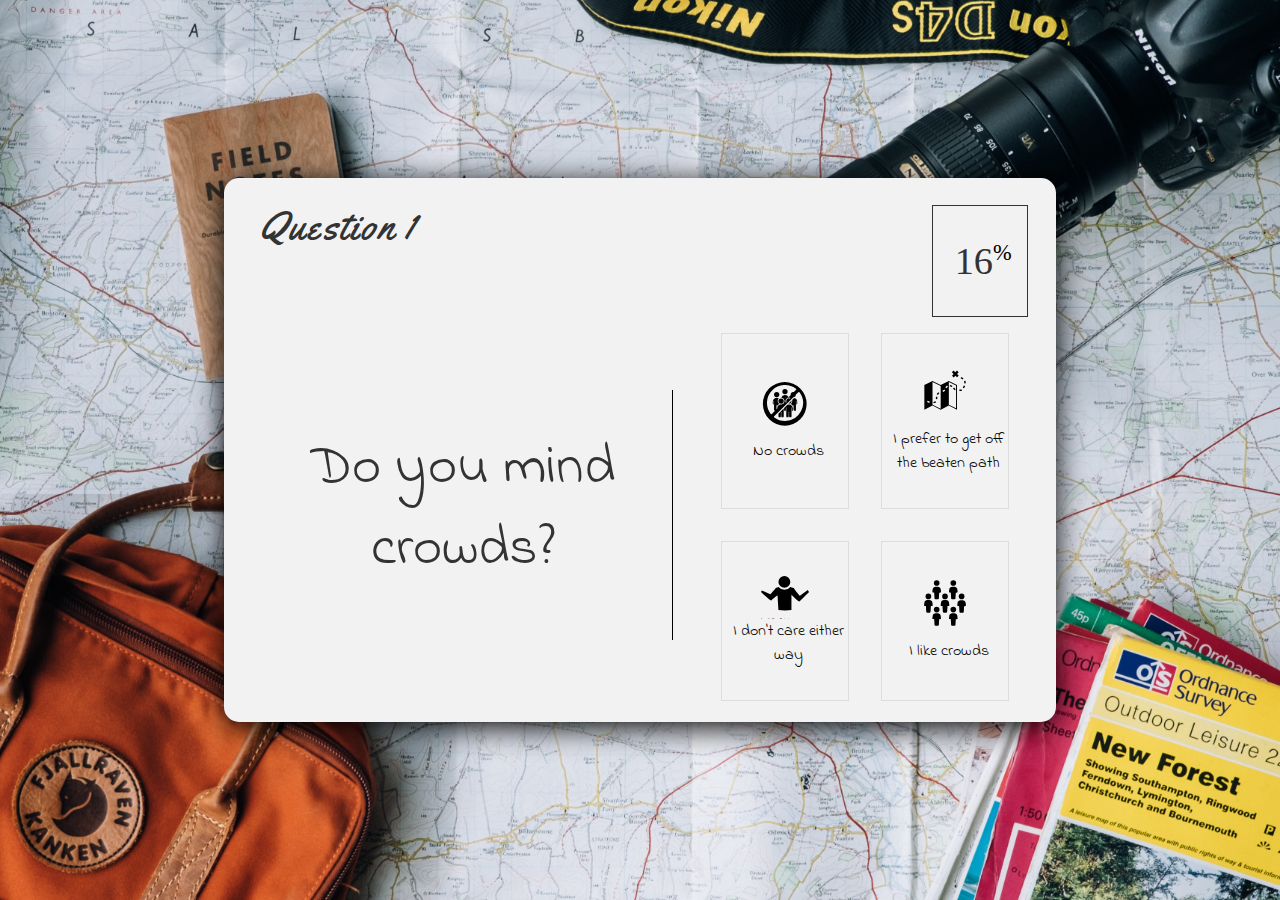
<file: game.html>
<!DOCTYPE html>
<html lang="en">
<head>
    <meta charset="UTF-8">
    <meta name="viewport" content="width=device-width, initial-scale=1.0">
    <title>National Parks Quiz</title>
    <link href="app.css" rel="stylesheet">
    <link href="https://fonts.googleapis.com/css2?family=Indie+Flower&family=Lato:wght@100;400;900&family=Montserrat:wght@100;200;400;800&family=Yellowtail&display=swap" rel="stylesheet">
</head>
<body>
    <div class="container">
        <div class="card-wrapper gameBackground">
          <div class="title" id="questionNumber">Question #</div>
          <div class="stamp-progressBox">
            <div class="stamp-progress" id="stamp">75</div><span>%</span>
          </div>
          <div class="gameText-box">
            <div class="questions-wrapper gameText">
              <div class="questionsContainer">
                <div id="question">McMurphy How are ya now</div>
              </div>
            </div>
            <div class="vl1"></div>
            <div class="answers-wrapper">
              <div class="multiple-choice-container">
                <div class="choice_container">
                    <p class="clickableArea" data-number = '1'></p>
                    <p class="choice_icon" data-number = '1'>A</p>
                    <p class="choice_text" data-number = '1'> Choice 1</p>
                </div>
                <div class="choice_container">
                    <p class="clickableArea" data-number = '2'></p>
                    <p class="choice_icon" data-number = '2'>B</p>
                    <p class="choice_text" data-number = '2'> Choice 2</p>
                </div>
                <div class="choice_container">
                    <p class="clickableArea" data-number = '3'></p>
                    <p class="choice_icon" data-number = '3'>C</p>
                    <p class="choice_text" data-number = '3'> Choice 3</p>
                </div>
                <div class="choice_container">
                    <p class="clickableArea" data-number = '4'></p>
                    <p class="choice_icon" data-number = '4'>D</p>
                    <p class="choice_text" data-number = '4'> Choice 4</p>
                </div>
              </div>  
            </div>     
          </div>
        </div>
    </div>
<script src="game.js"></script>          
</body>
</html>
</file>
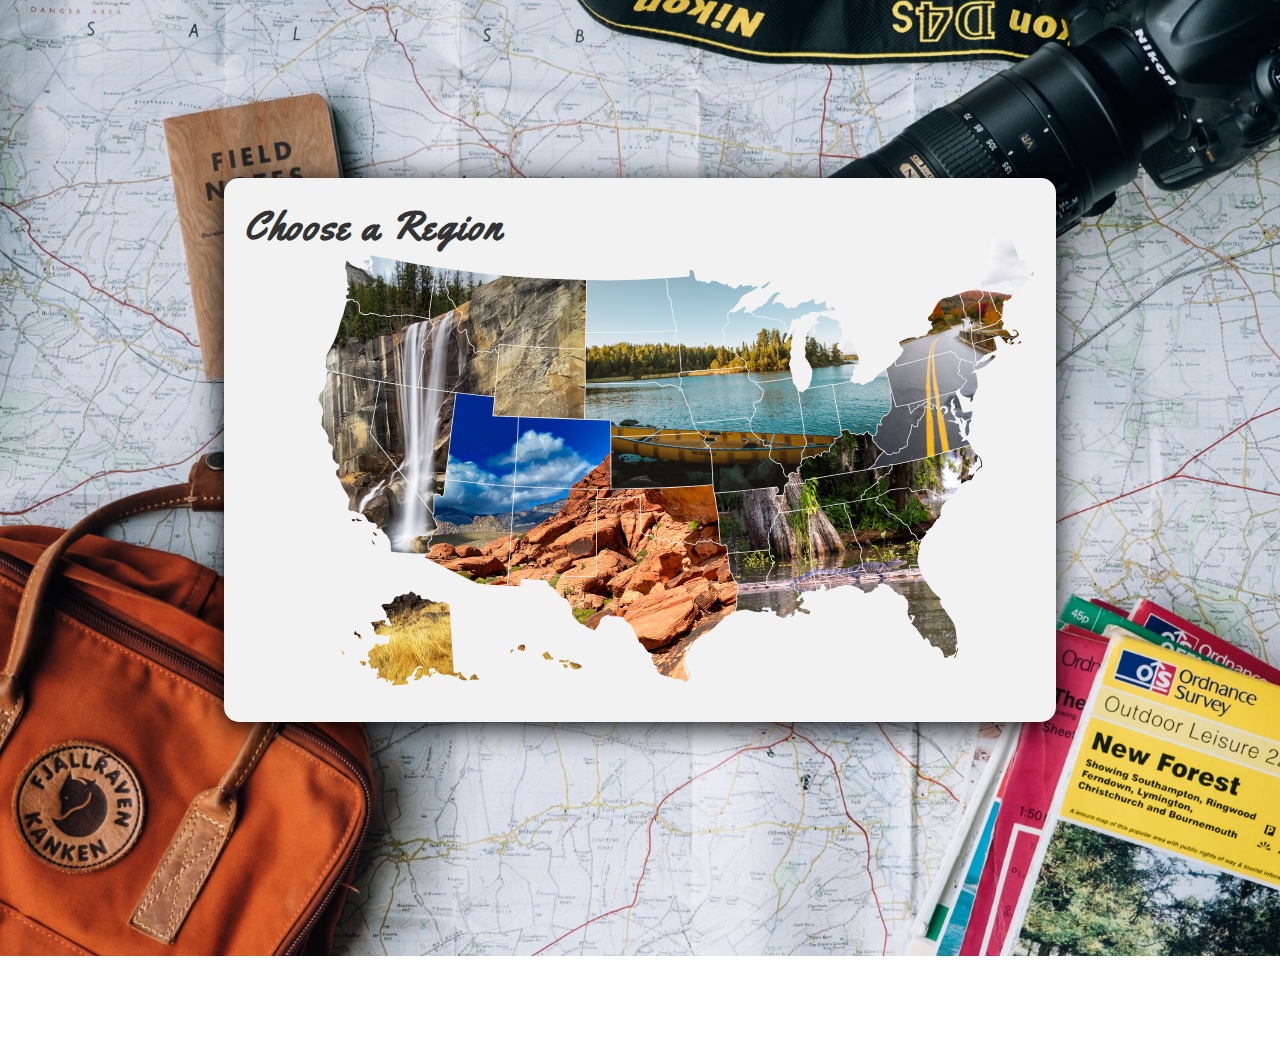
<file: location.html>
<!DOCTYPE html>
<html lang="en">
<head>
    <meta charset="UTF-8">
    <meta name="viewport" content="width=device-width, initial-scale=1.0">
    <title>National Parks Quiz</title>
    <link rel="stylesheet" href="app.css">
    <link href="https://fonts.googleapis.com/css2?family=Indie+Flower&family=Lato:wght@100;400;900&family=Montserrat:wght@100;200;400;800&family=Yellowtail&display=swap" rel="stylesheet">
</head>  
<body>
  <div class="container">  
    <div class="card-wrapper locationBackground">
      <h1 class="title" id="region_choice">Choose a Region</h1>
      <div class="svg-container">
        <svg xmlns="http://www.w3.org/2000/svg" xmlns:xlink="http://www.w3.org/1999/xlink" viewBox="-40 0 1000 1000" 
        preserveAspectRatio="xMinYMin meet" class="svg-content" id="map" style="display:block;"> 
          <g>
            <a href="game.html" class="clickArea SE" title="American South East">
              <clipPath id ="SE">
                <path id="SOUTHEAST" class="answer" d="m 670.8,359.6 -13.1,1.2 -23.3,2.2 -37.6,2.7 -11.8,0.4 0.9,-0.6 0.9,-4.5 -1.2,-3.6 3.9,-2.3 0.4,-2.5 1.2,-4.3 3,-9.5 0.5,-5.6 0.3,-0.2 12.3,-0.2 13.6,-0.8 0.1,-3.9 3.5,-0.1 30.4,-3.3 54,-5.2 10.3,-1.5 7.6,-0.2 2.4,-1.9 1.3,0.3 -0.1,3.3 -0.4,1.6 -2.4,2.2 -1.6,3.6 -2,-0.4 -2.4,0.9 -2.2,3.3 -1.4,-0.2 -0.8,-1.2 -1.1,0.4 -4.3,4 -0.8,3.1 -4.2,2.2 -4.3,3.6 -3.8,1.5 -4.4,2.8 -0.6,3.6 -2.5,0.5 -2,1.7 -0.2,4.8 z m 88.2,54 -2.1,-1 -1.9,-5.6 -2.5,-2.3 -2.5,-0.5 -1.5,-4.6 -3,-6.5 -4.2,-1.8 -1.9,-1.8 -1.2,-2.6 -2.4,-2 -2.3,-1.3 -2.2,-2.9 -3.2,-2.4 -4.4,-1.7 -0.4,-1.4 -2.3,-2.8 -0.5,-1.5 -3.8,-5.4 -3.4,0.1 -3.9,-2.5 -1.2,-1.2 -0.2,-1.4 0.6,-1.6 2.7,-1.3 -0.8,-2 6.4,-2.7 9.2,-4.5 7.1,-0.9 16.4,-0.5 2.3,1.9 1.8,3.5 4.6,-0.8 12.6,-1.5 2.7,0.8 12.5,7.4 10.1,8.3 -5.3,5.4 -2.6,6.1 -0.5,6.3 -1.6,0.8 -1.1,2.7 -2.4,0.6 -2.1,3.6 -2.7,2.7 -2.3,3.4 -1.6,0.8 -3.6,3.4 -2.9,0.2 1,3.2 -5,5.3 -2.3,1.6 z m 27.7,-55.9 -12.7,-7.7 -3.1,-0.8 -16.6,2.1 -1.6,-3 -2.8,-2.2 -16.7,0.5 -7.4,0.9 -9.2,4.5 -6.8,2.7 -6.5,1.2 -13.4,1.4 0.1,-4.1 1.7,-1.3 2.7,-0.7 0.7,-3.8 3.9,-2.5 3.9,-1.5 4.5,-3.7 4.4,-2.3 0.7,-3.2 4.1,-3.8 0.7,1 2.5,0.2 2.4,-3.6 1.7,-0.4 2.6,0.3 1.8,-4 2.5,-2.4 0.5,-1.8 0.1,-3.5 4.4,0.1 38.5,-5.6 57.5,-12.3 2,4.8 3.6,6.5 2.4,2.4 0.6,2.3 -2.4,0.2 0.8,0.6 -0.3,4.2 -2.6,1.3 -0.6,2.1 -1.3,2.9 -3.7,1.6 -2.4,-0.3 -1.5,-0.2 -1.6,-1.3 0.3,1.3 v 1 h 1.9 l 0.8,1.3 -1.9,6.3 h 4.2 l 0.6,1.6 2.3,-2.3 1.3,-0.5 -1.9,3.6 -3.1,4.8 H 828 l -1.1,-0.5 -2.7,0.6 -5.2,2.4 -6.5,5.3 -3.4,4.7 -1.9,6.5 -0.5,2.4 -4.7,0.5 -5.1,1.5 z m 49.3,-26.2 2.6,-2.5 3.2,-2.6 1.5,-0.6 0.2,-2 -0.6,-6.1 -1.5,-2.3 -0.6,-1.9 0.7,-0.2 2.7,5.5 0.4,4.4 -0.2,3.4 -3.4,1.5 -2.8,2.4 -1.1,1.2 z m -231.7,141 2.6,-4.2 1.8,0.8 6.8,-1.9 2.1,0.3 1.5,0.8 h 5.2 l 0.4,-1.6 -1.7,-14.8 -2.8,-19 1,-45.1 -0.2,-16.7 0.2,-6.3 -4.8,0.3 -19.6,1.6 -13,0.4 -0.2,3.2 -2.8,1.3 -2.6,5.1 0.5,1.6 0.1,2.4 -2.9,1.1 -3.5,5.1 0.8,2.3 -3,2.5 -1,5.7 -0.6,1.9 1.6,2.5 -1.5,1.4 1.5,2.8 0.3,4.2 -1.2,2.5 -0.2,0.9 0.4,5 2,4.5 -0.1,1.7 2.3,2 -0.7,3.1 -0.9,0.3 0.6,1.9 -8.6,15 -0.8,8.2 0.5,1.5 24.2,-0.7 8.2,-0.7 1.9,-0.3 0.6,1.4 -1,7.1 3.3,3.3 2.2,6.4 z m -77.4,13.4 8.1,-0.3 10.3,3.6 6.5,1.1 3.7,-1.5 3.2,1.1 3.2,1 0.8,-2.1 -3.2,-1.1 -2.6,0.5 -2.7,-1.6 0.8,-1.5 3.1,-1 1.8,1.5 1.8,-1 3.2,0.6 1.5,2.4 0.3,2.3 4.5,0.3 1.8,1.8 -0.8,1.6 -1.3,0.8 1.6,1.6 8.4,3.6 3.6,-1.3 1,-2.4 2.6,-0.6 1.8,-1.5 1.3,1 0.8,2.9 -2.3,0.8 0.6,0.6 3.4,-1.3 2.3,-3.4 0.8,-0.5 -2.1,-0.3 0.8,-1.6 -0.2,-1.5 2.1,-0.5 1.1,-1.3 0.6,0.8 0.6,3.1 4.2,0.6 4,1.9 1,1.5 h 2.9 l 1.1,1 2.3,-3.1 V 493 h -1.3 l -3.4,-2.7 -5.8,-0.8 -3.2,-2.3 1.1,-2.7 2.3,0.3 0.2,-0.6 -1.8,-1 v -0.5 h 3.2 l 1.8,-3.1 -1.3,-1.9 -0.3,-2.7 -1.5,0.2 -1.9,2.1 -0.6,2.6 -3.1,-0.6 -1,-1.8 1.8,-1.9 1.9,-1.7 -2.2,-6.5 -3.4,-3.4 1,-7.3 -0.2,-0.5 -1.3,0.2 -33.1,1.4 -0.8,-2.4 0.8,-8.5 8.6,-14.8 -0.9,-2.6 1.4,-0.4 0.4,-2 -2.2,-2 0.1,-1.9 -2,-4.5 -0.4,-5.1 0.1,-0.7 -26.4,0.8 -25.2,0.1 0.4,9.7 0.7,9.5 0.5,3.7 2.6,4.5 0.9,4.4 4.3,6 0.3,3.1 0.6,0.8 -0.7,8.3 -2.8,4.6 1.2,2.4 -0.5,2.6 -0.8,7.3 -1.3,3 0.2,3.7 z m 80.3,-154.1 12.6,-0.7 0.1,-4.1 h 4.3 l 30.4,-3.2 45.1,-4.3 5.6,-3.6 3.9,-2.1 0.1,-1.9 6,-7.8 4.1,-3.6 2.1,-2.4 -3.3,-2 -2.5,-2.7 -3,-3.8 -0.5,-2.2 -2.6,-1.4 -0.9,-1.9 -0.2,-6.1 -2.6,-2 -1.9,-1.1 -0.5,-2.3 -1.3,0.2 -2,1.2 -2.5,2.7 -1.9,-1.7 -2.5,-0.5 -2.4,1.4 h -2.3 l -1.8,-2 -5.6,-0.1 -1.8,-4.5 -2.9,-1.5 -2.1,0.8 -4.2,0.2 -0.5,2.1 1.2,1.5 0.3,2.1 -2.8,2 -3.8,1.8 -2.6,0.4 -0.5,4.5 -4.9,3.6 -2.6,3.7 0.2,2.2 -0.9,2.3 -4.5,-0.1 -1.3,-1.3 -3.9,2.2 0.2,3.3 -2.4,0.6 -0.8,-1.4 -1.7,-1.2 -2.7,1.1 -1.8,3.5 -2.2,-1 -1.4,-1.6 -3.7,0.4 -5.6,1 -2.8,1.3 -1.2,3.4 -1,1 1.5,3.7 -4.2,1.4 -1.9,1.4 -0.4,2.2 1.2,2.4 v 2.2 l -1.6,0.4 -6.1,-2.5 -2.3,0.9 -2,1.4 -0.8,1.8 1.7,2.4 -0.9,1.8 -0.1,3.3 -2.4,1.3 -2.1,1.7 z m 143,112.4 -5.6,-0.7 -1.4,1.6 1.6,4.7 -0.3,3.9 -2.2,-0.6 -0.2,-3 h -5.2 l -5.3,0.7 -32.3,1.9 -7.7,-0.3 -1.4,-1.2 -2.5,-4.3 -0.8,-3.3 -1.6,-0.9 -0.5,-0.5 0.9,-2.2 -0.4,-5.5 -1.6,-4.5 0.8,-4.9 1.7,-4.8 -0.2,-2.5 -1.9,-0.7 -0.4,-3.2 -2.8,-3.5 -1.9,-6.2 -1.5,-7 -1.7,-4.8 -3.8,-16 -3.5,-8 -0.8,-5.3 0.1,-2.3 3.3,-0.3 13.6,-1.6 18.6,-2 6.3,-1.1 0.5,1.4 -2.2,0.9 -0.9,2.2 0.4,2 1.4,1.6 4.3,2.7 3.2,-0.1 3.2,4.7 0.6,1.6 2.3,2.8 0.5,1.7 4.7,1.8 3,2.2 2.3,3 2.3,1.3 2,1.8 1.4,2.7 2.1,1.9 4.1,1.8 2.7,6 1.7,5.1 2.8,0.7 2.1,1.9 2,5.7 2.9,1.6 1.7,-0.8 0.4,1.2 -3.3,6.2 0.5,2.6 -1.5,4.2 -2.3,10 0.8,6.3 z m 0,1 -5.2,-0.7 -0.7,0.8 1.5,4.4 -0.4,5.2 -4.1,-1 -0.2,-2.8 H 737 l -5.3,0.7 -32.4,1.9 -8.2,-0.3 -1.7,-1.7 -2.5,-4.2 H 681 l -6.6,0.5 -35.4,4.2 -0.3,2.8 1.6,1.6 2.9,2 0.3,8.4 3.3,-0.6 6,-2.1 6,-0.5 4.4,-0.6 7.6,1.8 8.1,3.9 1.6,1.5 2.9,1.1 1.6,1.9 0.3,2.7 3.2,-1.3 h 3.9 l 3.6,-1.9 3.7,-3.6 3.1,0.2 0.5,-1.1 -0.8,-1 0.2,-1.9 4,-0.8 h 2.6 l 2.9,1.5 4.2,1.5 2.4,3.7 2.7,1 1.1,3.4 3.4,1.6 1.6,2.6 1.9,0.6 5.2,1.3 1.3,3.1 3,3.7 v 9.5 l -1.5,4.7 0.3,2.7 1.3,4.8 1.8,4 0.8,-0.5 1.5,-4.5 -2.6,-1 -0.3,-0.6 1.6,-0.6 4.5,1 0.2,1.6 -3.2,5.5 -2.1,2.4 3.6,3.7 2.6,3.1 2.9,5.3 2.9,3.9 2.1,5 1.8,0.3 1.6,-2.1 1.8,1.1 2.6,4 0.6,3.6 3.1,4.4 0.8,-1.3 3.9,0.3 3.6,2.3 3.4,5.2 0.8,3.4 0.3,2.9 1.1,1 1.3,0.5 2.4,-1 1.5,-1.6 3.9,-0.2 3.1,-1.5 2.7,-3.2 -0.5,-1.9 -0.3,-2.4 0.6,-1.9 -0.3,-1.9 2.4,-1.3 0.3,-3.4 -0.6,-1.8 -0.5,-12 -1.3,-7.6 -4.5,-8.2 -3.6,-5.8 -2.6,-5.3 -2.9,-2.9 -2.9,-7.4 0.7,-1.4 1.1,-1.3 -1.6,-2.9 -4,-3.7 -4.8,-5.5 -3.7,-6.3 -5.3,-9.4 -3.7,-9.7 -2.3,-7.3 z m 17.7,132.7 2.4,-0.6 1.3,-0.2 1.5,-2.3 2.3,-1.6 1.3,0.5 1.7,0.3 0.4,1.1 -3.5,1.2 -4.2,1.5 -2.3,1.2 z m 13.5,-5 1.2,1.1 2.7,-2.1 5.3,-4.2 3.7,-3.9 2.5,-6.6 1,-1.7 0.2,-3.4 -0.7,0.5 -1,2.8 -1.5,4.6 -3.2,5.3 -4.4,4.2 -3.4,1.9 z m -194.1,-226.8 -6.4,-0.7 0.9,-3.1 3.1,-2.6 0.6,-2.3 -1.8,-2.9 -31.9,1.2 -23.3,0.7 -23.6,0.3 1.5,6.9 0.1,8.5 1.4,10.9 0.3,38.2 2.1,1.6 3,-1.2 2.9,1.2 0.4,10.1 25.2,-0.2 26.8,-0.8 0.9,-1.9 -0.3,-3.8 -1.7,-3.1 1.5,-1.4 -1.4,-2.2 0.7,-2.4 1.1,-5.9 2.7,-2.3 -0.8,-2.2 4,-5.6 2.5,-1.1 -0.1,-1.7 -0.5,-1.7 2.9,-5.8 2.5,-1.1 0.2,-3.3 2.1,-1.4 0.9,-4.1 -1.4,-4 4.2,-2.4 0.3,-2.1 1.2,-4.2 0.9,-3.1 z m 41.2,120.3 0.6,0.2 1.3,-2.7 1.5,-4.4 2.3,0.6 3.1,6 v 1 l -2.7,1.9 2.7,0.3 5.2,-2.5 -0.3,-7.6 -2.5,-1.8 -2,-2 0.4,-4 10.5,-1.5 25.7,-2.9 6.7,-0.6 5.6,0.1 -0.5,-2.2 -1.5,-0.8 -0.9,-1.1 1,-2.6 -0.4,-5.2 -1.6,-4.5 0.8,-5.1 1.7,-4.8 -0.2,-1.7 -1.8,-0.7 -0.5,-3.6 -2.7,-3.4 -2,-6.5 -1.4,-6.7 -1.8,-5 -3.8,-16 -3.5,-7.9 -0.8,-5.6 0.1,-2.2 -9,0.8 -23.4,2.2 -12.2,0.8 -0.2,6.4 0.2,16.7 -0.7,31 -0.3,14.1 2.8,18.8 1.6,14.7 z" style="fill:#0d3d3d"></path> 
              </clipPath>
              <image xlink:href="location photos/everglades.jpg" id="SE" clip-path="url(#SE)" width="600" height="500" x="430" y="115" title="Mangroves" role="image"></image>  
              
            </a>
            <a href="game.html" class="clickArea SW" title="American South West" >
              <clipPath id ="SW">
                <path id="SOUTHWEST" class="answer" d="m 228.4,305.9 24.6,3.6 1.9,-13.7 7,-50.5 2.3,-22 -32.2,-3.5 2.2,-13.1 1.8,-10.6 -34.7,-6.1 -12.5,-2.5 -10.6,52.9 -5.4,30 -3.3,15.4 -1.7,9.2 z m 54.4,119.7 37,3.6 29.3,1.9 7.4,-97.7 54.4,2.4 -1.7,23.3 -1,18 0.2,2 4.4,4.1 2,1.1 h 1.8 l 0.5,-1.2 0.7,0.9 2.4,0.2 1.1,-0.6 v -0.2 l 1,0.5 -0.4,3.7 4.5,0.7 2.4,0.9 4.2,0.7 2.6,1.8 2.8,-1.9 2.7,0.6 2.2,3.1 0.8,0.1 v 2.1 l 3.3,1.1 2.5,-2.1 1.5,0.5 2.1,0.1 0.6,2.1 5.2,2 2.3,-0.5 1.9,-4 h 0.1 l 1.1,1.9 4.6,0.9 3.4,1.3 3.2,1 2.4,-1.2 0.7,-2.3 h 3.6 l 2.1,1 3,-2 h 0.4 l 0.5,1.4 h 4.7 l 1.9,-1.8 1.3,0.4 1.7,2.1 3.3,1.9 3.4,1 2.5,1.4 2.7,2 3.1,-1.2 2.1,0.8 0.7,20 0.7,9.5 0.6,4.1 2.6,4.4 0.9,4.5 4.2,5.9 0.3,3.1 0.6,0.8 -0.7,7.7 -2.9,4.8 1.3,2.6 -0.5,2.4 -0.8,7.2 -1.3,3 0.3,4.2 -5.6,1.6 -9.9,4.5 -1,1.9 -2.6,1.9 -2.1,1.5 -1.3,0.8 -5.7,5.3 -2.7,2.1 -5.3,3.2 -5.7,2.4 -6.3,3.4 -1.8,1.5 -5.8,3.6 -3.4,0.6 -3.9,5.5 -4,0.3 -1,1.9 2.3,1.9 -1.5,5.5 -1.3,4.5 -1.1,3.9 -0.8,4.5 0.8,2.4 1.8,7 1,6.1 1.8,2.7 -1,1.5 -3.1,1.9 -5.7,-3.9 -5.5,-1.1 -1.3,0.5 -3.2,-0.6 -4.2,-3.1 -5.2,-1.1 -7.6,-3.4 -2.1,-3.9 -1.3,-6.5 -3.2,-1.9 -0.6,-2.3 0.6,-0.6 0.3,-3.4 -1.3,-0.6 -0.6,-1 1.3,-4.4 -1.6,-2.3 -3.2,-1.3 -3.4,-4.4 -3.6,-6.6 -4.2,-2.6 0.2,-1.9 -5.3,-12.3 -0.8,-4.2 -1.8,-1.9 -0.2,-1.5 -6,-5.3 -2.6,-3.1 v -1.1 l -2.6,-2.1 -6.8,-1.1 -7.4,-0.6 -3.1,-2.3 -4.5,1.8 -3.6,1.5 -2.3,3.2 -1,3.7 -4.4,6.1 -2.4,2.4 -2.6,-1 -1.8,-1.1 -1.9,-0.6 -3.9,-2.3 v -0.6 l -1.8,-1.9 -5.2,-2.1 -7.4,-7.8 -2.3,-4.7 v -8.1 l -3.2,-6.5 -0.5,-2.7 -1.6,-1 -1.1,-2.1 -5,-2.1 -1.3,-1.6 -7.1,-7.9 -1.3,-3.2 -4.7,-2.3 -1.5,-4.4 -2.6,-2.9 -1.7,-0.5 z m 174.4,141.7 -0.6,-7.1 -2.7,-7.2 -0.6,-7 1.5,-8.2 3.3,-6.9 3.5,-5.4 3.2,-3.6 0.6,0.2 -4.8,6.6 -4.4,6.5 -2,6.6 -0.3,5.2 0.9,6.1 2.6,7.2 0.5,5.2 0.2,1.5 z m -45.3,-232.4 -1.8,24.3 -0.9,18 0.2,1.6 4,3.6 1.7,0.9 h 0.9 l 0.9,-2.1 1.5,1.9 1.6,0.1 0.3,-0.2 0.2,-1.1 2.8,1.4 -0.4,3.5 3.8,0.5 2.5,1 4.2,0.6 2.3,1.6 2.5,-1.7 3.5,0.7 2.2,3.1 1.2,0.1 v 2.3 l 2.1,0.7 2.5,-2.1 1.8,0.6 2.7,0.1 0.7,2.3 4.4,1.8 1.7,-0.3 1.9,-4.2 h 1.3 l 1.1,2.1 4.2,0.8 3.4,1.3 3,0.8 1.6,-0.7 0.7,-2.7 h 4.5 l 1.9,0.9 2.7,-1.9 h 1.4 l 0.6,1.4 h 3.6 l 2,-1.8 2.3,0.6 1.7,2.2 3,1.7 3.4,0.9 1.9,1.2 -0.3,-37.6 -1.4,-10.9 -0.1,-8.6 -1.5,-6.6 -0.6,-6.8 0.1,-4.3 -12.6,0.3 -46.3,-0.5 -44.7,-2.1 -41.5,-1.8 -0.4,10.7 z m -141.7,94.5 -16.7,-2.6 -1.2,9.6 -15.8,-2 6,-39.7 7,-53.2 4.4,-30.9 34,3.9 37.4,4.4 32,2.8 -0.3,10.8 -1.4,-0.1 -7.4,97.7 -28.4,-1.8 -38.1,-3.7 0.7,6.3 z m 110,-193.9 -36,-3.5 -79.1,-8.6 -2.2,22.1 -7,50.4 -1.9,13.7 34,3.9 37.5,4.4 34.7,3 14.3,0.6 z m -245.1,154.2 -0.3,1.5 0.5,1 18.9,10.7 12.1,7.6 14.7,8.6 16.8,10 12.3,2.4 25.4,2.7 6,-39.6 7,-53.1 4.4,-31 -24.6,-3.6 -60.7,-11 -0.2,1.1 -2.6,16.5 -2.1,3.8 -2.8,-0.2 -1.2,-2.6 -2.6,-0.4 -1.2,-1.1 -1.1,0.1 -2.1,1.7 -0.3,6.8 -0.3,1.5 -0.5,12.5 -1.5,2.4 -0.4,3.3 2.8,5 1.1,5.5 0.7,1.1 1.1,0.9 -0.4,2.4 -1.7,1.2 -3.4,1.6 -1.6,1.8 -1.6,3.6 -0.5,4.9 -3,2.9 -1.9,0.9 -0.1,5.8 -0.6,1.6 0.5,0.8 3.9,0.4 -0.9,3 -1.7,2.4 -3.7,0.4 z" style="fill:#0c0101"></path>
            </clipPath>      
              <image xlink:href="location photos/americanSW.jpg" id="SW" clip-path="url(#SW)" width="700" height="500" x="-170" y="130" title="Soutwestern Desert" role="image"></image>
            </a>
            <a href="game.html" class="clickArea MW" title="American Midwest">
              <clipPath id ="MW">
                <path id="MIDWEST" class="answer" d="m 541.4,109.9 2.9,0.5 2.9,-0.6 7.4,-3.2 2.9,-1.9 2.1,-0.8 1.9,1.5 -1.1,1.1 -1.9,3.1 -0.6,1.9 1,0.6 1.8,-1 1.1,-0.2 2.7,0.8 0.6,1.1 1.1,0.2 0.6,-1.1 4,5.3 8.2,1.2 8.2,2.2 2.6,1.1 12.3,2.6 1.6,2.3 3.6,1.2 1.7,10.2 1.6,1.4 1.5,0.9 -1.1,2.3 -1.8,1.6 -2.1,4.7 -1.3,2.4 0.2,1.8 1.5,0.3 1.1,-1.9 1.5,-0.8 0.8,-2.3 1.9,-1.8 2.7,-4 4.2,-6.3 0.8,-0.5 0.3,1 -0.2,2.3 -2.9,6.8 -2.7,5.7 -0.5,3.2 -0.6,2.6 0.8,1.3 -0.2,2.7 -1.9,2.4 -0.5,1.8 0.6,3.6 0.6,3.4 -1.5,2.6 -0.8,2.9 -1,3.1 1.1,2.4 0.6,6.1 1.6,4.5 -0.2,3 -15.9,1.8 -17.5,1 H 567 l -0.7,-1.5 -2.9,-0.4 -2.6,-1.3 -2.3,-3.7 -0.3,-3.6 2,-2.9 -0.5,-1.4 -2.1,-2.2 -0.8,-3.3 -0.6,-6.8 -2.1,-2.5 -7,-4.5 -3.8,-5.4 -3.4,-1 -2.2,-2.8 h -3.2 l -2.9,-3.3 -0.5,-6.5 0.1,-3.8 1.5,-3.1 -0.8,-3.2 -2.5,-2.8 1.8,-5.4 5.2,-3.8 1.6,-1.9 -0.2,-8.1 0.2,-2.8 2.4,-2.8 z m -70.4,71.2 -0.9,3.2 0.4,3 2.6,2 -1.2,5.4 -1.8,4.1 1.5,3.3 0.7,1.1 -1.3,0.1 -0.7,-1.6 -0.6,-2 -3.3,-1.8 -4.8,-1.5 -2.5,-1.3 -2.9,0.1 -3.9,0.4 -3.8,1.2 -5.3,-3.8 -2.7,-2.4 -10.9,0.8 -41.5,-2.4 -35.6,-2.2 1.5,-24.8 2.8,-34 0.4,-5 56.9,3.9 56.9,1.7 v 2.7 l -1.3,1.5 -2,1.5 -0.1,2.2 1.1,2.2 4.1,3.4 0.5,2.7 v 35.9 z m 192.8,30.1 1.7,15.5 4.8,41.1 3.9,-0.2 2.3,-0.8 3.6,1.8 1.7,4.2 5.4,0.1 1.8,2 h 1.7 l 2.4,-1.4 3.1,0.5 1.5,1.3 1.8,-2 2.3,-1.4 2.4,-0.4 0.6,2.7 1.6,1 2.6,2 0.8,0.2 2,-0.1 1.2,-0.6 v -2.1 l 1.7,-1.5 0.1,-4.8 1.1,-4.2 1.9,-1.3 1,0.7 1,1.1 0.7,0.2 0.4,-0.4 -0.9,-2.7 v -2.2 l 1.1,-1.4 2.5,-3.6 1.3,-1.5 2.2,0.5 2.1,-1.5 3,-3.3 2.2,-3.7 0.2,-5.4 0.5,-5 V 230 l -1.2,-3.2 1.2,-1.8 1.3,-1.2 -0.6,-2.8 -4.3,-25.6 -6.2,3.7 -3.9,2.3 -3.4,3.7 -4,3.9 -3.2,0.8 -2.9,0.5 -5.5,2.6 -2.1,0.2 -3.4,-3.1 -5.2,0.6 -2.6,-1.5 -2.2,-1.3 z m -193.5,-6.9 -1,-2.3 -0.5,-1.6 -2.9,-1.6 -4.8,-1.5 -2.2,-1.2 -2.6,0.1 -3.7,0.4 -4.2,1.2 -6,-4.1 -2.2,-2 -10.7,0.6 -41.5,-2.4 -35.6,-2.2 -4.3,43.7 33.1,3.3 -1.4,21.1 21.7,1 40.6,1.2 43.8,0.6 h 4.5 l -2.2,-3 -2.6,-3.9 0.1,-2.3 -1.4,-2.7 -1.9,-5.2 -0.4,-6.7 -1.4,-4.1 -0.5,-5 -2.3,-3.7 -1,-4.7 -2.8,-7.9 -1,-5.3 z m 0.7,-77.9 -0.4,-6.2 -1.8,-7.3 -1.8,-13.61 -0.5,-9.7 -1.9,-3.18 -1.6,-5.32 V 70.68 l 0.6,-3.85 -1.8,-5.54 -28.6,-0.59 -18.6,-0.6 -26.5,-1.3 -25.2,-2.16 -0.9,14.42 -4.7,50.94 56.8,3.9 56.9,1.7 z m 122.1,212.3 0.5,-5.9 4.2,-3.4 1.9,-1 v -2.9 l 0.7,-1.6 -1.1,-1.6 -2.4,0.3 -2.1,-2.5 -1.7,-4.5 0.9,-2.6 -2,-3.2 -1.8,-4.6 -4.6,-0.7 -6.8,-5.6 -2.2,-4.2 0.8,-3.3 2.2,-6 0.6,-3 -1.9,-1 -6.9,-0.6 -1.1,-1.9 v -4.1 l -5.3,-3.5 -7.2,-7.8 -2.3,-7.3 -0.5,-4.2 0.7,-2.4 -2.6,-3.1 -1.2,-2.4 -7.7,0.8 -10,0.6 -48.8,1.2 1.3,2.6 -0.1,2.2 2.3,3.6 3,3.9 3.1,3 2.6,0.2 1.4,1.1 v 2.9 l -1.8,1.6 -0.5,2.3 2.1,3.2 2.4,3 2.6,2.1 1.3,11.6 -0.8,40 0.5,5.7 23.7,-0.2 23.3,-0.7 32.5,-1.3 2.2,3.7 -0.8,3.1 -3.1,2.5 -0.5,1.8 5.2,0.5 4.1,-1.1 z M 464.6,66.79 464,70.7 v 10.27 l 1.6,5.03 1.9,3.32 0.5,9.93 1.8,13.45 1.8,7.3 0.4,6.4 v 5.3 l -1.6,1.8 -1.8,1.3 v 1.5 l 0.9,1.7 4.1,3.5 0.7,3.2 v 35.9 l 60.3,-0.6 21.2,-0.7 -0.5,-6 -1.8,-2.1 -7.2,-4.6 -3.6,-5.3 -3.4,-0.9 -2,-2.8 h -3.2 l -3.5,-3.8 -0.5,-7 0.1,-3.9 1.5,-3 -0.7,-2.7 -2.8,-3.1 2.2,-6.1 5.4,-4 1.2,-1.4 -0.2,-8 0.2,-3 2.6,-3 3.8,-2.9 1.3,-0.2 4.5,-5 1.8,-0.8 2.3,-3.9 2.4,-3.6 3.1,-2.6 4.8,-2 9.2,-4.1 3.9,-1.8 0.6,-2.3 -4.4,0.4 -0.7,1.1 h -0.6 l -1.8,-3.1 -8.9,0.3 -1,0.8 h -1 l -0.5,-1.3 -0.8,-1.8 -2.6,0.5 -3.2,3.2 -1.6,0.8 h -3.1 l -2.6,-1 v -2.1 l -1.3,-0.2 -0.5,0.5 -2.6,-1.3 -0.5,-2.9 -1.5,0.5 -0.5,1 -2.4,-0.5 -5.3,-2.4 -3.9,-2.6 h -2.9 l -1.3,-1 -2.3,0.6 -1.1,1.1 -0.3,1.3 h -4.8 v -2.1 l -6.3,-0.3 -0.3,-1.5 h -4.8 l -1.6,-1.6 -1.5,-6.1 -0.8,-5.5 -1.9,-0.8 -2.3,-0.5 -0.6,0.2 -0.3,8.2 -30.1,-0.03 z M 644.5,211 l 19.1,-1.9 0.2,1.1 9.9,-1.5 12,-1.7 0.1,-0.6 0.2,-1.5 2.1,-3.7 2,-1.7 -0.2,-5.1 1.6,-1.6 1.1,-0.3 0.2,-3.6 1.5,-3 1.1,0.6 0.2,0.6 0.8,0.2 1.9,-1 -0.4,-9.1 -3.2,-8.2 -2.3,-9.1 -2.4,-3.2 -2.6,-1.8 -1.6,1.1 -3.9,1.8 -1.9,5 -2.7,3.7 -1.1,0.6 -1.5,-0.6 c 0,0 -2.6,-1.5 -2.4,-2.1 0.2,-0.6 0.5,-5 0.5,-5 l 3.4,-1.3 0.8,-3.4 0.6,-2.6 2.4,-1.6 -0.3,-10 -1.6,-2.3 -1.3,-0.8 -0.8,-2.1 0.8,-0.8 1.6,0.3 0.2,-1.6 -2.6,-2.2 -1.3,-2.6 h -2.6 l -4.5,-1.5 -5.5,-3.4 h -2.7 l -0.6,0.6 -1,-0.5 -3.1,-2.3 -2.9,1.8 -2.9,2.3 0.3,3.6 1,0.3 2.1,0.5 0.5,0.8 -2.6,0.8 -2.6,0.3 -1.5,1.8 -0.3,2.1 0.3,1.6 0.3,5.5 -3.6,2.1 -0.6,-0.2 v -4.2 l 1.3,-2.4 0.6,-2.4 -0.8,-0.8 -1.9,0.8 -1,4.2 -2.7,1.1 -1.8,1.9 -0.2,1 0.6,0.8 -0.6,2.6 -2.3,0.5 v 1.1 l 0.8,2.4 -1.1,6.1 -1.6,4 0.6,4.7 0.5,1.1 -0.8,2.4 -0.3,0.8 -0.3,2.7 3.6,6 2.9,6.5 1.5,4.8 -0.8,4.7 -1,6 -2.4,5.2 -0.3,2.7 -3.2,3.1 z m -33.3,-72.4 -1.3,-1.1 -1.8,-10.4 -3.7,-1.3 -1.7,-2.3 -12.6,-2.8 -2.8,-1.1 -8.1,-2.2 -7.8,-1 -3.9,-5.3 0.7,-0.5 2.7,-0.8 3.6,-2.3 v -1 l 0.6,-0.6 6,-1 2.4,-1.9 4.4,-2.1 0.2,-1.3 1.9,-2.9 1.8,-0.8 1.3,-1.8 2.3,-2.3 4.4,-2.4 4.7,-0.5 1.1,1.1 -0.3,1 -3.7,1 -1.5,3.1 -2.3,0.8 -0.5,2.4 -2.4,3.2 -0.3,2.6 0.8,0.5 1,-1.1 3.6,-2.9 1.3,1.3 h 2.3 l 3.2,1 1.5,1.1 1.5,3.1 2.7,2.7 3.9,-0.2 1.5,-1 1.6,1.3 1.6,0.5 1.3,-0.8 h 1.1 l 1.6,-1 4,-3.6 3.4,-1.1 6.6,-0.3 4.5,-1.9 2.6,-1.3 1.5,0.2 v 5.7 l 0.5,0.3 2.9,0.8 1.9,-0.5 6.1,-1.6 1.1,-1.1 1.5,0.5 v 7 l 3.2,3.1 1.3,0.6 1.3,1 -1.3,0.3 -0.8,-0.3 -3.7,-0.5 -2.1,0.6 -2.3,-0.2 -3.2,1.5 h -1.8 l -5.8,-1.3 -5.2,0.2 -1.9,2.6 -7,0.6 -2.4,0.8 -1.1,3.1 -1.3,1.1 -0.5,-0.2 -1.5,-1.6 -4.5,2.4 h -0.6 l -1.1,-1.6 -0.8,0.2 -1.9,4.4 -1,4 -3.2,6.9 z m -29.6,-56.5 1.8,-2.1 2.2,-0.8 5.4,-3.9 2.3,-0.6 0.5,0.5 -5.1,5.1 -3.3,1.9 -2.1,0.9 z m 86.2,32.1 0.6,2.5 3.2,0.2 1.3,-1.2 c 0,0 -0.1,-1.5 -0.4,-1.6 -0.3,-0.2 -1.6,-1.9 -1.6,-1.9 l -2.2,0.2 -1.6,0.2 -0.3,1.1 z m -181.9,145.3 -43.8,-0.6 -40.6,-1.2 -21.7,-0.9 -4.3,64.8 24.3,1 44.7,2.1 46.3,0.6 12.6,-0.3 0.7,-35 -1.2,-11.1 -2.5,-2 -2.4,-3 -2.3,-3.6 0.6,-3 1.7,-1.4 v -2.1 l -0.8,-0.7 -2.6,-0.2 -3.5,-3.4 z m 137,-43.4 1.5,1 1.1,-0.3 2.1,-1.9 2.5,-1.8 14.3,-1.1 18.4,-1.8 1.6,15.5 4.9,42.6 -0.6,2.9 1.3,1.6 0.2,1.3 -2.3,1.6 -3.6,1.7 -3.2,0.4 -0.5,4.8 -4.7,3.6 -2.9,4 0.2,2.4 -0.5,1.4 h -3.5 l -1.4,-1.7 -5.2,3 0.2,3.1 -0.9,0.2 -0.5,-0.9 -2.4,-1.7 -3.6,1.5 -1.4,2.9 -1.2,-0.6 -1.6,-1.8 -4.4,0.5 -5.7,1 -2.5,1.3 v -2.6 l 0.4,-4.7 2.3,-2.9 1.8,-3.9 2.7,-4.2 -0.5,-5.8 -1.8,-3.1 -0.3,-3.2 0.8,-5.3 -0.7,-7.1 -0.9,-12.6 -2.5,-30.1 z m -4.2,-1.8 -0.8,-2.6 -1.3,-3.7 -1.6,-1.8 -1.5,-2.6 -0.4,-5.5 -15.9,1.8 -17.4,1 h -12.3 l 0.2,2.1 2.2,0.9 1.1,1.4 0.4,1.4 3.9,3.4 0.7,2.4 -0.7,3.3 -1.7,3.7 -0.8,2.7 -2.4,1.9 -1.9,0.6 -5.2,1.3 -1.3,4.1 0.6,1.1 1.9,1.8 -0.2,4.3 -2.1,1.6 -0.5,1.3 v 2.8 l -1.8,0.6 -1.4,1.2 -0.4,1.2 0.4,2 -1.6,1.3 -0.9,2.8 0.3,3.9 2.3,7 7,7.6 5.7,3.7 v 4.4 l 0.7,1.2 6.6,0.6 2.7,1.4 -0.7,3.5 -2.2,6.2 -0.8,3 2,3.7 6.4,5.3 4.8,0.8 2.2,5.1 2,3.4 -0.9,2.8 1.5,3.8 1.7,2.1 1.6,-0.3 1,-2.2 2.4,-1.7 2.8,-1 6.1,2.5 0.5,-0.2 v -1.1 l -1.2,-2.7 0.4,-2.8 2.4,-1.6 3.4,-1.2 -0.5,-1.3 -0.8,-2 1.2,-1.3 1,-2.7 v -4 l 0.4,-4.9 2.5,-3 1.8,-3.8 2.5,-4 -0.5,-5.3 -1.8,-3.2 -0.3,-3.3 0.8,-5.3 -0.7,-7.2 -1.1,-15.8 -1.4,-15.3 -0.9,-11.7 z m -61.9,-30.7 2.1,2.1 0.3,0.7 -2,3 0.3,4 2.6,4.1 3.1,1.6 2.4,0.3 0.9,1.8 0.2,2.4 2.5,1 0.9,1.1 0.5,1.6 3.8,3.3 0.6,1.9 -0.7,3 -1.7,3.7 -0.6,2.4 -2.1,1.6 -1.6,0.5 -5.7,1.5 -1.6,4.8 0.8,1.8 1.7,1.5 -0.2,3.5 -1.9,1.4 -0.7,1.8 v 2.4 l -1.4,0.4 -1.7,1.4 -0.5,1.7 0.4,1.7 -1.3,1 -2.3,-2.7 -1.4,-2.8 -8.3,0.8 -10,0.6 -49.2,1.2 -1.6,-4.3 -0.4,-6.7 -1.4,-4.2 -0.7,-5.2 -2.2,-3.7 -1,-4.6 -2.7,-7.8 -1.1,-5.6 -1.4,-1.9 -1.3,-2.9 1.7,-3.8 1.2,-6.1 -2.7,-2.2 -0.3,-2.4 0.7,-2.4 1.8,-0.3 61.1,-0.6 21.2,-0.7 z" style="fill:#7878f0"></path>
              </clipPath>    
              <image xlink:href="location photos/canoe.jpg" id="MW" clip-path="url(#MW)" width="500" height="400" x="300" y="-22" title="Canoe on the North Shore" role="image"></image>
            </a>
            <a href="game.html" class="clickArea W" title="American West">
              <clipPath id ="W">
                <path id="WEST" class="answer" d="m 353,161.9 -1.5,25.4 -4.4,44 -2.7,-0.3 -83.3,-9.1 -27.9,-3 2,-12 6.9,-41 3.8,-24.2 1.3,-11.2 48.2,7 59.1,6.5 z M 74.5,67.7 l -2.3,-4.3 -4.1,-0.7 -0.4,-2.4 -2.5,-0.6 -2.9,-0.5 -1.8,1 -2.3,-2.9 0.3,-2.9 2.7,-0.3 1.6,-4 L 60.2,49 60.4,45.3 64.8,44.7 62.1,42 60.6,34.9 61.2,32 v -7.9 l -1.8,-3.2 2.3,-9.4 2.1,0.5 2.4,2.9 2.7,2.6 3.2,1.9 4.5,2.1 3.1,0.6 2.9,1.5 3.4,1 2.3,-0.2 V 22 l 1.3,-1.1 2.1,-1.3 0.3,1.1 0.3,1.8 -2.3,0.5 -0.3,2.1 1.8,1.5 1.1,2.4 0.6,1.9 1.5,-0.2 0.2,-1.3 -1,-1.3 -0.5,-3.2 0.8,-1.8 -0.6,-1.5 V 19 L 95.4,15.4 94.3,12.8 91.9,8 92.2,7.2 93.6,6.4 98,7.9 l 9.7,2.7 8.6,1.9 20,5.7 23,5.7 15,3.49 -4.8,17.56 -4.5,20.83 -3.4,16.25 -0.4,9.18 -12.9,-3.72 -15.3,-3.47 -14.5,0.32 -1.1,-1.53 -5.7,2.09 -3.9,-0.42 -2.6,-1.79 -1.7,0.65 -4.15,-0.25 -1.72,-1.32 -5.16,-1.82 -1.18,-0.16 -4.8,-1.39 -1.92,1.65 -5.65,-0.25 -4.61,-3.35 z m 9.6,-55.4 2,-0.2 0.5,1.4 1.5,-1.6 h 2.3 l 0.8,1.5 -1.5,1.7 0.6,0.8 -0.7,2 -1.4,0.4 c 0,0 -0.9,0.1 -0.9,-0.2 0,-0.3 1.5,-2.6 1.5,-2.6 l -1.7,-0.6 -0.3,1.5 -0.7,0.6 -1.5,-2.3 z m -16.66,146.6 28.24,7.2 27.52,6.5 17,3.7 8.8,-35.1 1.2,-4.4 2.4,-5.5 -0.7,-1.3 -2.5,0.1 -1.3,-1.8 0.6,-1.5 0.4,-3.3 4.7,-5.7 1.9,-0.9 0.9,-0.8 0.7,-2.7 0.8,-1.1 3.9,-5.7 3.7,-4 0.2,-3.26 -3.4,-2.49 -1.2,-4.55 -13.1,-3.83 -15.3,-3.47 -14.8,0.37 -1.1,-1.31 -5.1,1.84 -4.5,-0.48 -2.4,-1.58 -1.3,0.54 -4.68,-0.29 -1.96,-1.43 -4.84,-1.77 -1.1,-0.07 -4.45,-1.27 -1.76,1.52 -6.26,-0.24 -5.31,-3.85 0.21,-9.28 -2.05,-3.5 -4.1,-0.6 -0.7,-2.5 -2.4,-0.5 -5.8,2.1 -2.3,6.5 -3.2,10 -3.2,6.5 -5,14.1 -6.5,13.6 -8.1,12.6 -1.9,2.9 -0.8,8.6 -1.3,6 2.71,3.5 z m 55.66,14.7 38.7,8.5 26,5.2 -10.6,53.1 -5.4,29.8 -3.3,15.5 -2.1,11.1 -2.6,16.4 -1.7,3.1 -1.6,-0.1 -1.2,-2.6 -2.8,-0.5 -1.3,-1.1 -1.8,0.1 -0.9,0.8 -1.8,1.3 -0.3,7.3 -0.3,1.5 -0.5,12.4 -1.1,1.8 -16.7,-25.5 -42.1,-62.1 -12.43,-19 8.55,-32.6 8.01,-31.3 z m 238,-102.83 -5.3,57.13 -1.3,15.2 -59.1,-6.6 -49,-7.1 -1.4,11.2 -1.9,-1.7 -0.4,-2.5 -1.3,-1.9 -3.3,1.5 -0.7,2.5 -2.3,0.3 -3.8,-1.6 -4.1,0.1 -2.4,0.7 -3.2,-1.5 -3,0.2 -2.1,1.9 -0.9,-0.6 -0.7,-3.4 0.7,-3.2 -2.7,-3.2 -3.3,-2.5 -2.5,-12.6 -0.1,-5.3 -1.6,-0.8 -0.6,1 -4.5,3.2 -1.2,-0.1 -2.3,-2.8 -0.2,-2.8 7,-17.15 -0.6,-2.67 -3.5,-1.12 -0.4,-0.91 -2.7,-3.5 -4.6,-10.41 -3.2,-1.58 -1.8,-4.26 1.3,-4.63 -3.2,-7.57 4.4,-21.29 32.7,6.89 18.4,3.4 32.3,5.3 29.3,4 29.2,3.5 30.8,3.07 z M 175.3,27.63 170.5,45.04 166,65.9 l -3.4,16.22 -0.4,9.67 1.2,4.44 3.5,2.66 -0.2,3.91 -3.9,4.4 -4.5,6.6 -0.9,2.9 -1.2,1.1 -1.8,0.8 -4.3,5.3 -0.4,3.1 -0.4,1.1 0.6,1 2.6,-0.1 1.1,2.3 -2.4,5.8 -1.2,4.2 -8.8,35.3 20.7,4.5 39.5,7.9 34.8,6.1 4.9,-29.2 3.8,-24.1 -2.7,-2.4 -0.4,-2.6 -0.8,-1.1 -2.1,1 -0.7,2.6 -3.2,0.5 -3.9,-1.6 -3.8,0.1 -2.5,0.7 -3.4,-1.5 -2.4,0.2 -2.4,2 -2,-1.1 -0.7,-4 0.7,-2.9 -2.5,-2.9 -3.3,-2.6 -2.7,-13.1 -0.1,-4.7 -0.3,-0.1 -0.2,0.4 -5.1,3.5 -1.7,-0.2 -2.9,-3.4 -0.2,-3.1 7,-17.13 -0.4,-1.94 -3.4,-1.15 -0.6,-1.18 -2.6,-3.46 -4.6,-10.23 -3.2,-1.53 -2,-4.95 1.3,-4.63 -3.2,-7.58 4.4,-21.52 z M 122.7,385.9 103,383.2 93,381.7 92.5,379.9 v -9.4 l -0.3,-3.2 -2.6,-4.2 -0.8,-2.3 -3.9,-4.2 -2.9,-4.7 -2.7,-0.2 -3.2,-0.8 -0.3,-1 1.5,-0.6 -0.6,-3.2 -1.5,-2.1 -4.8,-0.8 -3.9,-2.1 -1.1,-2.3 -2.6,-4.8 -2.9,-3.1 H 57 l -3.9,-2.1 -4.5,-1.8 -4.2,-0.5 -2.4,-2.7 0.5,-1.9 1.8,-7.1 0.8,-1.9 v -2.4 l -1.6,-1 -0.5,-2.9 -1.5,-2.6 -3.4,-5.8 -1.3,-3.1 -1.5,-4.7 -1.6,-5.3 -3.2,-4.4 -0.5,-2.9 0.8,-3.9 h 1.1 l 2.1,-1.6 1.1,-3.6 -1,-2.7 -2.7,-0.5 -1.9,-2.6 -2.1,-3.7 -0.2,-8.2 0.6,-1.9 0.6,-2.3 0.5,-2.4 -5.7,-6.3 V 236 l 0.3,-0.5 0.3,-3.2 -1.3,-4 -2.3,-4.8 -2.7,-4.5 -1.8,-3.9 1,-3.7 0.6,-5.8 1.8,-3.1 0.3,-6.5 -1.1,-3.6 -1.6,-4.2 -2.7,-4.2 0.8,-3.2 1.5,-4.2 1.8,-0.8 0.3,-1.1 3.1,-2.6 5.2,-11.8 0.2,-7.4 1.69,-4.9 38.69,11.8 25.6,6.6 -8,31.3 -8.67,33.1 12.63,19.2 42.16,62.3 17.1,26.1 -0.4,3.1 2.8,5.2 1.1,5.4 1,1.5 0.7,0.6 -0.2,1.4 -1.4,1 -3.4,1.6 -1.9,2.1 -1.7,3.9 -0.5,4.7 -2.6,2.5 -2.3,1.1 -0.1,6.2 -0.6,1.9 1,1.7 3,0.3 -0.4,1.6 -1.4,2 -3.9,0.6 z M 48.8,337 l 1.3,1.5 -0.2,1.3 -3.2,-0.1 -0.6,-1.2 -0.6,-1.5 z m 1.9,0 1.2,-0.6 3.6,2.1 3.1,1.2 -0.9,0.6 -4.5,-0.2 -1.6,-1.6 z m 20.7,19.8 1.8,2.3 0.8,1 1.5,0.6 0.6,-1.5 -1,-1.8 -2.7,-2 -1.1,0.2 v 1.2 z m -1.4,8.7 1.8,3.2 1.2,1.9 -1.5,0.2 -1.3,-1.2 c 0,0 -0.7,-1.5 -0.7,-1.9 v -2.2 z m 163.1,153.8 1.9,-3.6 2.3,-0.3 0.3,0.8 -2.1,3.1 z m 10.2,-3.7 6.1,2.6 2.1,-0.3 1.6,-3.9 -0.6,-3.4 -4.2,-0.5 -4,1.8 z m 30.7,10 3.7,5.5 2.4,-0.3 1.1,-0.5 1.5,1.3 3.7,-0.2 1,-1.5 -2.9,-1.8 -1.9,-3.7 -2.1,-3.6 -5.8,2.9 z m 20.2,8.9 1.3,-1.9 4.7,1 0.6,-0.5 6.1,0.6 -0.3,1.3 -2.6,1.5 -4.4,-0.3 z m 5.3,5.2 1.9,3.9 3.1,-1.1 0.3,-1.6 -1.6,-2.1 -3.7,-0.3 z m 7,-1.2 2.3,-2.9 4.7,2.4 4.4,1.1 4.4,2.7 v 1.9 l -3.6,1.8 -4.8,1 -2.4,-1.5 z m 16.6,15.6 1.6,-1.3 3.4,1.6 7.6,3.6 3.4,2.1 1.6,2.4 1.9,4.4 4,2.6 -0.3,1.3 -3.9,3.2 -4.2,1.5 -1.5,-0.6 -3.1,1.8 -2.4,3.2 -2.3,2.9 -1.8,-0.2 -3.6,-2.6 -0.3,-4.5 0.6,-2.4 -1.6,-5.7 -2.1,-1.8 -0.2,-2.6 2.3,-1 2.1,-3.1 0.5,-1 -1.6,-1.8 z m -162,-100.4 -0.3,85.4 1.6,1 3.1,0.2 1.5,-1.1 h 2.6 l 0.2,2.9 7,6.8 0.5,2.6 3.4,-1.9 0.6,-0.2 0.3,-3.1 1.5,-1.6 1.1,-0.2 1.9,-1.5 3.1,2.1 0.6,2.9 1.9,1.1 1.1,2.4 3.9,1.8 3.4,6 2.7,3.9 2.3,2.7 1.5,3.7 5,1.8 5.2,2.1 1,4.4 0.5,3.1 -1,3.4 -1.8,2.3 -1.6,-0.8 -1.5,-3.1 -2.7,-1.5 -1.8,-1.1 -0.8,0.8 1.5,2.7 0.2,3.7 -1.1,0.5 -1.9,-1.9 -2.1,-1.3 0.5,1.6 1.3,1.8 -0.8,0.8 c 0,0 -0.8,-0.3 -1.3,-1 -0.5,-0.6 -2.1,-3.4 -2.1,-3.4 l -1,-2.3 c 0,0 -0.3,1.3 -1,1 -0.6,-0.3 -1.3,-1.5 -1.3,-1.5 l 1.8,-1.9 -1.5,-1.5 v -5 h -0.8 l -0.8,3.4 -1.1,0.5 -1,-3.7 -0.6,-3.7 -0.8,-0.5 0.3,5.7 v 1.1 l -1.5,-1.3 -3.6,-6 -2.1,-0.5 -0.6,-3.7 -1.6,-2.9 -1.6,-1.1 v -2.3 l 2.1,-1.3 -0.5,-0.3 -2.6,0.6 -3.4,-2.4 -2.6,-2.9 -4.8,-2.6 -4,-2.6 1.3,-3.2 V 542 l -1.8,1.6 -2.9,1.1 -3.7,-1.1 -5.7,-2.4 h -5.5 l -0.6,0.5 -6.5,-3.9 -2.1,-0.3 -2.7,-5.8 -3.6,0.3 -3.6,1.5 0.5,4.5 1.1,-2.9 1,0.3 -1.5,4.4 3.2,-2.7 0.6,1.6 -3.9,4.4 -1.3,-0.3 -0.5,-1.9 -1.3,-0.8 -1.3,1.1 -2.7,-1.8 -3.1,2.1 -1.8,2.1 -3.4,2.1 -4.7,-0.2 -0.5,-2.1 3.7,-0.6 v -1.3 l -2.3,-0.6 1,-2.4 2.3,-3.9 v -1.8 l 0.2,-0.8 4.4,-2.3 1,1.3 h 2.7 l -1.3,-2.6 -3.7,-0.3 -5,2.7 -2.4,3.4 -1.8,2.6 -1.1,2.3 -4.2,1.5 -3.1,2.6 -0.3,1.6 2.3,1 0.8,2.1 -2.7,3.2 -6.5,4.2 -7.8,4.2 -2.1,1.1 -5.3,1.1 -5.3,2.3 1.8,1.3 -1.5,1.5 -0.5,1.1 -2.7,-1 -3.2,0.2 -0.8,2.3 h -1 l 0.3,-2.4 -3.6,1.3 -2.9,1 -3.4,-1.3 -2.9,1.9 h -3.2 l -2.1,1.3 -1.6,0.8 -2.1,-0.3 -2.6,-1.1 -2.3,0.6 -1,1 -1.6,-1.1 v -1.9 l 3.1,-1.3 6.3,0.6 4.4,-1.6 2.1,-2.1 2.9,-0.6 1.8,-0.8 2.7,0.2 1.6,1.3 1,-0.3 2.3,-2.7 3.1,-1 3.4,-0.6 1.3,-0.3 0.6,0.5 h 0.8 l 1.3,-3.7 4,-1.5 1.9,-3.7 2.3,-4.5 1.6,-1.5 0.3,-2.6 -1.6,1.3 -3.4,0.6 -0.6,-2.4 -1.3,-0.3 -1,1 -0.2,2.9 -1.5,-0.2 -1.5,-5.8 -1.3,1.3 -1.1,-0.5 -0.3,-1.9 -4,0.2 -2.1,1.1 -2.6,-0.3 1.5,-1.5 0.5,-2.6 -0.6,-1.9 1.5,-1 1.3,-0.2 -0.6,-1.8 v -4.4 l -1,-1 -0.8,1.5 h -6.1 l -1.5,-1.3 -0.6,-3.9 -2.1,-3.6 v -1 l 2.1,-0.8 0.2,-2.1 1.1,-1.1 -0.8,-0.5 -1.3,0.5 -1.1,-2.7 1,-5 4.5,-3.2 2.6,-1.6 1.9,-3.7 2.7,-1.3 2.6,1.1 0.3,2.4 2.4,-0.3 3.2,-2.4 1.6,0.6 1,0.6 h 1.6 l 2.3,-1.3 0.8,-4.4 c 0,0 0.3,-2.9 1,-3.4 0.6,-0.5 1,-1 1,-1 l -1.1,-1.9 -2.6,0.8 -3.2,0.8 -1.9,-0.5 -3.6,-1.8 -5,-0.2 -3.6,-3.7 0.5,-3.9 0.6,-2.4 -2.1,-1.8 -1.9,-3.7 0.5,-0.8 6.8,-0.5 h 2.1 l 1,1 h 0.6 l -0.2,-1.6 3.9,-0.6 2.6,0.3 1.5,1.1 -1.5,2.1 -0.5,1.5 2.7,1.6 5,1.8 1.8,-1 -2.3,-4.4 -1,-3.2 1,-0.8 -3.4,-1.9 -0.5,-1.1 0.5,-1.6 -0.8,-3.9 -2.9,-4.7 -2.4,-4.2 2.9,-1.9 h 3.2 l 1.8,0.6 4.2,-0.2 3.7,-3.6 1.1,-3.1 3.7,-2.4 1.6,1 2.7,-0.6 3.7,-2.1 1.1,-0.2 1,0.8 4.5,-0.2 2.7,-3.1 h 1.1 l 3.6,2.4 1.9,2.1 -0.5,1.1 0.6,1.1 1.6,-1.6 3.9,0.3 0.3,3.7 1.9,1.5 7.1,0.6 6.3,4.2 1.5,-1 5.2,2.6 2.1,-0.6 1.9,-0.8 4.8,1.9 z M 46,482.6 l 2.1,5.3 -0.2,1 -2.9,-0.3 -1.8,-4 -1.8,-1.5 H 39 l -0.2,-2.6 1.8,-2.4 1.1,2.4 1.5,1.5 z m -2.6,33.5 3.7,0.8 3.7,1 0.8,1 -1.6,3.7 -3.1,-0.2 -3.4,-3.6 z M 22.7,502 l 1.1,2.6 1.1,1.6 -1.1,0.8 -2.1,-3.1 V 502 Z M 9,575.1 l 3.4,-2.3 3.4,-1 2.6,0.3 0.5,1.6 1.9,0.5 1.9,-1.9 -0.3,-1.6 2.7,-0.6 2.9,2.6 -1.1,1.8 -4.4,1.1 -2.7,-0.5 -3.7,-1.1 -4.4,1.5 -1.6,0.3 z m 48.9,-4.5 1.6,1.9 2.1,-1.6 -1.5,-1.3 z m 2.9,3 1.1,-2.3 2.1,0.3 -0.8,1.9 h -2.4 z m 23.6,-1.9 1.5,1.8 1,-1.1 -0.8,-1.9 z m 8.8,-12.5 1.1,5.8 2.9,0.8 5,-2.9 4.4,-2.6 -1.6,-2.4 0.5,-2.4 -2.1,1.3 -2.9,-0.8 1.6,-1.1 1.9,0.8 3.9,-1.8 0.5,-1.5 -2.4,-0.8 0.8,-1.9 -2.7,1.9 -4.7,3.6 -4.8,2.9 z m 42.3,-19.8 2.4,-1.5 -1,-1.8 -1.8,1 z" style="fill:#70e770"></path>
              </clipPath>
              <image xlink:href="location photos/mtnwaterfall.jpg" id="W" clip-path="url(#W)" width="700" height="600" x="-200" y="-50" title="Mountain" role="image"></image>
            </a>
            <a href="game.html" class="clickArea NE" title="American North East">
              <clipPath id ="NE">
                <path id="NORTHEAST" class="answer" d="m 806.29999,251.8 a 5,5 0 0 1 -5,5 5,5 0 0 1 -5,-5 5,5 0 0 1 5,-5 5,5 0 0 1 5,5 z m -47.39999,2.5 5.8,-6 2.6,-0.8 1.6,-1.5 1.5,-2.2 1.1,0.3 3.1,-0.2 4.6,-3.6 1.5,-0.5 1.3,1 2.6,1.2 3,3 -0.4,4.3 -5.4,-2.6 -4.8,-1.8 -0.1,5.9 -2.6,5.7 -2.9,2.4 -0.8,2.3 -3,0.5 -1.7,8.1 -2.8,0.2 -1.1,-1 -1.2,-2 -2.2,0.5 -0.5,5.1 -1.8,5.1 -5,11 0.9,1.4 -0.1,2 -2.2,2.5 -1.6,-0.4 -3.1,2.3 -2.8,-0.8 -1.8,4.9 -3.8,1 -2.5,-1.3 -2.5,1.9 -2.3,0.7 -3.2,-0.8 -3.8,-4.5 -3.5,-2.2 -2.5,-2.5 -2.9,-3.7 -0.5,-2.3 -2.8,-1.7 -0.6,-1.3 -0.2,-5.6 0.3,0.1 2.4,-0.2 1.8,-1 V 275 l 1.7,-1.5 0.1,-5.2 0.9,-3.6 1.1,-0.7 0.4,0.3 1,1.1 1.7,0.5 1.1,-1.3 -1,-3.1 v -1.6 l 3.1,-4.6 1.2,-1.3 2,0.5 2.6,-1.8 3.1,-3.4 2.4,-4.1 0.2,-5.6 0.5,-4.8 v -4.9 l -1.1,-3 0.9,-1.3 0.8,-0.7 4.3,19.3 4.3,-0.8 11.2,-1.3 z m 73.8,-143 2.4,6.5 0.8,5.3 -1,3.9 2.5,4.4 0.9,2.3 -0.7,2.6 3.3,1.5 2.9,10.8 v 5.3 l 11.5,-2.1 -1,-1.1 0.6,-1.9 0.2,-4.3 -1,-1.4 0.2,-4.7 0.8,-9.3 v -8.5 l -1.1,-1.8 v -1.6 l 2.8,-1.1 3.5,-4.4 v -3.6 l -1.9,-2.7 -0.3,-5.79 -26.1,6.79 z m 2,153.9 -0.2,2.8 -2.9,3.8 -0.4,4.6 0.5,3.4 -1.8,5 -2.2,1.9 -1.5,-4.6 0.4,-5.4 1.6,-4.2 0.7,-3.3 -0.1,-1.7 z m -60.3,44.6 -38.6,5.6 -4.8,-0.1 -2.2,-0.3 -2.5,1.9 -7.3,0.1 -10.3,1.6 -6.7,0.6 4.1,-2.6 4.1,-2.3 v -2.1 l 5.7,-7.3 4.1,-3.7 2.2,-2.5 3.6,4.3 3.8,0.9 2.7,-1 2,-1.5 2.4,1.2 4.6,-1.3 1.7,-4.4 2.4,0.7 3.2,-2.3 1.6,0.4 2.8,-3.2 0.2,-2.7 -0.8,-1.2 4.8,-10.5 1.8,-5.2 0.5,-4.7 0.7,-0.2 1.1,1.7 1.5,1.2 3.9,-0.2 1.7,-8.1 3,-0.6 0.8,-2.6 2.8,-2.2 1.1,-2.1 1.8,-4.3 0.1,-4.6 3.6,1.4 6.6,3.1 0.3,-5.2 3.4,1.2 -0.6,2.9 8.6,3.1 1.4,1.8 -0.8,3.3 -1.3,1.3 -0.5,1.7 0.5,2.4 2,1.3 3.9,1.4 2.9,1 4.9,0.9 2.2,2.1 3.2,0.4 0.9,1.2 -0.4,4.7 1.4,1.1 -0.5,1.9 1.2,0.8 -0.2,1.4 -2.7,-0.1 0.1,1.6 2.3,1.5 0.1,1.4 1.8,1.8 0.5,2.5 -2.6,1.4 1.6,1.5 5.8,-1.7 3.7,6.2 z m -37.8,-117.6 1.3,-0.5 5.7,-5.5 0.7,6.9 33.5,-6.5 36.9,-7.8 2.3,2.3 3.1,0.4 2,5.6 2.4,1.9 2.8,0.4 0.1,0.1 -2.6,3.2 v 3.1 l -1.9,3.1 -0.2,1.9 1.3,1.3 -0.2,1.9 -2.4,1.1 1,3.4 0.2,1.1 2.8,0.3 0.9,2.5 5.9,3.9 v 0.4 l -3.1,3 -1.5,2.2 -1.7,2.8 -2.7,1.2 -1.4,0.3 -2.1,1.3 -1.6,1.4 -22.4,4.3 -38.7,7.8 -11.3,1.4 -3.9,0.7 -5.1,-22.4 -4.3,-25.9 z m 106.8,7.8 0.5,-2.7 -0.2,-2.4 -3,-1.5 -6.5,-2 -6,-2.6 -0.6,-0.4 -2.7,-0.3 -2,-1.5 -2.1,-5.9 -3.3,-0.5 -2.4,-2.4 -38.4,8.1 -31.6,6 -0.5,-6.5 1.6,-1.2 1.3,-1.1 1,-1.6 1.8,-1.1 1.9,-1.8 0.5,-1.6 2.1,-2.7 1.1,-1 -0.2,-1 -1.3,-3.1 -1.8,-0.2 -1.9,-6.1 2.9,-1.8 4.4,-1.5 4,-1.3 3.2,-0.5 6.3,-0.2 1.9,1.3 1.6,0.2 2.1,-1.3 2.6,-1.1 5.2,-0.5 2.1,-1.8 1.8,-3.2 1.6,-1.9 h 2.1 l 1.9,-1.1 0.2,-2.3 -1.5,-2.1 -0.3,-1.5 1.1,-2.1 v -1.5 h -1.8 l -1.8,-0.8 -0.8,-1.1 -0.2,-2.6 5.8,-5.5 0.6,-0.8 1.5,-2.9 2.9,-4.5 2.7,-3.7 2.1,-2.4 2.4,-1.8 3.1,-1.2 5.5,-1.3 3.2,0.2 4.5,-1.5 7.4,-2.2 0.7,4.9 2.4,6.5 0.8,5 -1,4.2 2.6,4.5 0.8,2 -0.9,3.2 3.7,1.7 2.7,10.2 v 5.8 l -0.6,10.9 0.8,5.4 0.7,3.6 1.5,7.3 v 8.1 l -1.1,2.3 2.1,2.7 0.5,0.9 -1.9,1.8 0.3,1.3 1.3,-0.3 1.5,-1.3 2.3,-2.6 1.1,-0.6 1.6,0.6 2.3,0.2 7.9,-3.9 2.9,-2.7 1.3,-1.5 4.2,1.6 -3.4,3.6 -3.9,2.9 -7.1,5.3 -2.6,1 -5.8,1.9 -4,1.1 -1,-0.4 z m -19.7,28.3 0.1,-1.5 2.7,-1.3 1.7,-2.8 1.7,-2.4 3.3,-3.2 v -1.2 l -6.1,-4.1 -1,-2.7 -2.7,-0.3 -0.1,-0.9 -0.7,-2.2 2.2,-1.1 0.2,-2.9 -1.3,-1.3 0.2,-1.2 1.9,-3.1 V 193 l 2.5,-3.1 5.6,2.5 6.4,1.9 2.5,1.2 0.1,1.8 -0.5,2.7 0.4,4.5 -2.1,1.9 -1.1,1 0.5,0.5 2.7,-0.3 1.1,-0.8 1.6,3.4 0.2,9.4 0.6,1.1 -1.1,5.5 -3.1,6.5 -2.7,4 -0.8,4.8 -2.1,2.4 h -0.8 l -0.3,-2.7 0.8,-1 -0.2,-1.5 -4,-0.6 -4.8,-2.3 -3.2,-2.9 -1,-2 z m 58,-87 1.1,-3.2 -2.7,-1.2 -0.5,-3.1 -4.1,-1.1 -0.3,-3 -11.7,-37.48 -0.7,0.08 -0.6,1.6 -0.6,-0.5 -1,-1 -1.5,1.9 -0.2,2.29 0.5,8.41 1.9,2.8 v 4.3 l -3.9,4.8 -2.4,0.9 v 0.7 l 1.1,1.9 v 8.6 l -0.8,9.2 -0.2,4.7 1,1.4 -0.2,4.7 -0.5,1.5 1,1.1 5.1,-1.2 13.8,-3.5 1.7,-2.9 4,-1.9 z m -15.9,-49.4 1.5,0.4 v -2.6 l 0.8,-5.5 2.6,-4.7 1.5,-4 -1.9,-2.4 v -6 l 0.8,-1 0.8,-2.7 -0.2,-1.5 -0.2,-4.8 1.8,-4.8 2.9,-8.9 2.1,-4.2 h 1.3 l 1.3,0.2 v 1.1 l 1.3,2.3 2.7,0.6 0.8,-0.8 v -1 l 4,-2.9 1.8,-1.8 1.5,0.2 6,2.4 1.9,1 9.1,29.9 h 6 l 0.8,1.9 0.2,4.8 2.9,2.3 h 0.8 l 0.2,-0.5 -0.5,-1.1 2.8,-0.5 1.9,2.1 2.3,3.7 V 85 l -2.1,4.7 -1.9,0.6 -3.4,3.1 -4.8,5.5 h -1.3 c -0.6,0 -1,-2.1 -1,-2.1 l -1.8,0.2 -1,1.5 -2.4,1.5 -1,1.5 1.6,1.5 -0.5,0.6 -0.5,2.7 -1.9,-0.2 v -1.6 l -0.3,-1.3 -1.5,0.3 -1.8,-3.2 -2.1,1.3 1.3,1.5 0.3,1.1 -0.8,1.3 0.3,3.1 0.2,1.6 -1.6,2.6 -2.9,0.5 -0.3,2.9 -5.3,3.1 -1.3,0.5 -1.6,-1.5 -3.1,3.6 1,3.2 -1.5,1.3 -0.2,4.4 -1.1,6.3 -2.2,-0.9 -0.5,-3.1 -4,-1.1 -0.2,-2.5 -11.7,-37.43 z m 36.5,15.6 1.5,-1.5 1.4,1.1 0.6,2.4 -1.7,0.9 z m 6.7,-5.9 1.8,1.9 c 0,0 1.3,0.1 1.3,-0.2 0,-0.3 0.2,-2 0.2,-2 l 0.9,-0.8 -0.8,-1.8 -2,0.7 z m -21.5,70.9 -0.5,-2.3 0.8,-1.5 2.9,-1.5 0.8,3.1 -0.5,1.8 -2.4,1.5 v 1 l 1.9,-1.5 3.9,-4.5 3.9,-1.9 4.2,-1.5 -0.3,-2.4 -1,-2.9 -1.9,-2.4 -1.8,-0.8 -2.1,0.2 -0.5,0.5 1,1.3 1.5,-0.8 2.1,1.6 0.8,2.7 -1.8,1.8 -2.3,1 -3.6,-0.5 -3.9,-6 -2.3,-2.6 h -1.8 l -1.1,0.8 -1.9,-2.6 0.3,-1.5 2.4,-5.2 -2.9,-4.4 -3.7,1.8 -1.8,2.9 -18.3,4.7 -13.8,2.5 -0.6,10.6 0.7,4.9 22,-4.8 11.2,-2.8 2,1.6 3.4,4.3 2.9,4.7 z m 12.5,1.4 2.2,-0.7 0.5,-1.7 1,0.1 1,2.3 -1.3,0.5 -3.9,0.1 z m -9.4,0.8 2.3,-2.6 h 1.6 l 1.8,1.5 -2.4,1 -2.2,1 z m -38.6,16.2 3.6,-3.2 1.9,-2.1 0.8,0.6 2.7,-1.5 5.2,-1.1 7,-3.5 -0.6,-4.2 -0.8,-4.4 -1.6,-6 -4.3,1.1 -21.8,4.7 0.6,3.1 1.5,7.3 v 8.3 l -0.9,2.1 1.7,2.2 z m -17.2,73.2 1.7,-3.8 0.5,-4.8 -6.3,1.1 -5.8,0.3 -3.8,-16.8 -2.3,-5.5 -1.5,-4.6 -22.2,4.3 -37.6,7.6 2,10.4 4.8,-4.9 2.5,-0.7 1.4,-1.5 1.8,-2.7 1.6,0.7 2.6,-0.2 2.6,-2.1 2,-1.5 2.1,-0.6 1.5,1.1 2.7,1.4 1.9,1.8 1.3,1.4 4.8,1.6 -0.6,2.9 5.8,2.1 2.1,-2.6 3.7,2.5 -2.1,3.3 -0.7,3.3 -1.8,2.6 v 2.1 l 0.3,0.8 2,1.3 3.4,1.1 4.3,-0.1 3.1,1 2.1,0.3 1,-2.1 -1.5,-2.1 v -1.8 l -2.4,-2.1 -2.1,-5.5 1.3,-5.3 -0.2,-2.1 -1.3,-1.3 c 0,0 1.5,-1.6 1.5,-2.3 0,-0.6 0.5,-2.1 0.5,-2.1 l 1.9,-1.3 1.9,-1.6 0.5,1 -1.5,1.6 -1.3,3.7 0.3,1.1 1.8,0.3 0.5,5.5 -2.1,1 0.3,3.6 0.5,-0.2 1.1,-1.9 1.6,1.8 -1.6,1.3 -0.3,3.4 2.6,3.4 3.9,0.5 1.6,-0.8 3.2,4.2 1,0.4 z m -14.5,0.2 1.1,2.5 0.2,1.8 1.1,1.9 c 0,0 0.9,-0.9 0.9,-1.2 0,-0.3 -0.7,-3.1 -0.7,-3.1 l -0.7,-2.3 z" style="fill:#78e9e9"></path>
              </clipPath>
              <image xlink:href="location photos/road.jpg" id="NE" clip-path="url(#NE)" width="400" height="400" x="590" y="-40" title="Creeks" role="image"></image>
            </a>      
          </g>
        </svg>
      </div>
     </div>  
  </div>
<script src="game.js"></script>  
</body>
</html>
</file>
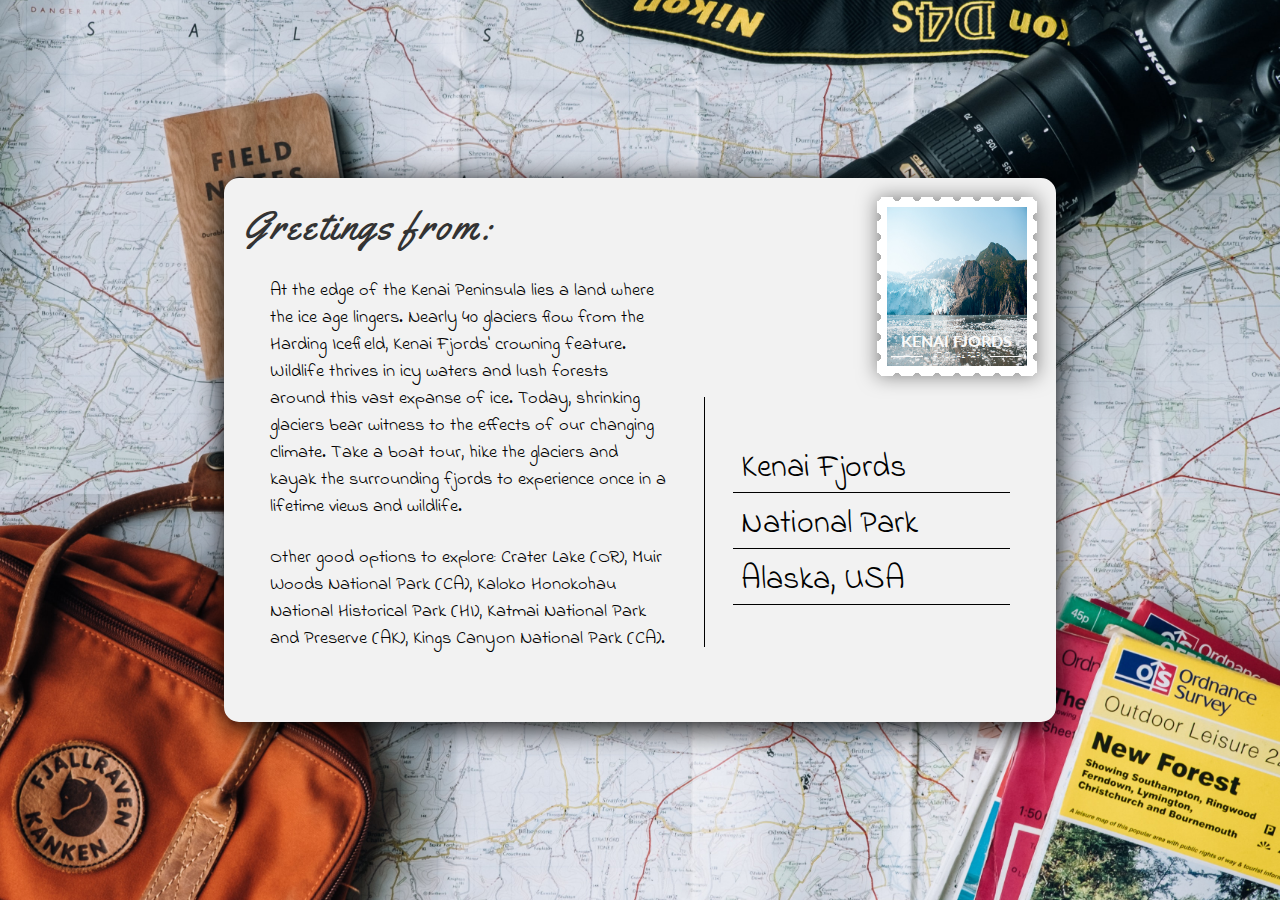
<file: results.html>
<!DOCTYPE html>
<html lang="en">
<head>
    <meta charset="UTF-8">
    <meta name="viewport" content="width=device-width, initial-scale=1.0">
    <title>National Parks Quiz</title>
    <link href="app.css" rel="stylesheet">
    <link href="https://fonts.googleapis.com/css2?family=Indie+Flower&family=Lato:wght@100;400;900&family=Montserrat:wght@100;200;400;800&family=Yellowtail&display=swap" rel="stylesheet">
</head>
<body onload="displayResults()">
    <div class="container">
        <div class="card-wrapper resultsBackground">
          <div class="title" id="greetingsFrom">Greetings from:</div>
          <div class="park-stamp">
            <span class="park-img" id="park-img"></span>
            <div class="stampText">
            <div class="park-name" id="park-name">Zion</div>
            <div class="park-type" id="park-type">National Park</div>
          </div>  
          </div>
          <div class="cardText-box">
              <div class="cardLeft-wrapper">
                <p class="about-park" id="about">Lorem ipsum dolor sit amet, consectetur adipiscing elit, sed do eiusmod tempor incididunt ut labore et dolore magna aliqua. Ut enim ad minim veniam, quis nostrud exercitation ullamco laboris nisi ut aliquip ex ea commodo consequat. Duis aute irure dolor in reprehenderit in voluptate velit esse cillum dolore eu fugiat nulla pariatur. Excepteur sint occaecat cupidatat non proident, sunt in culpa qui officia deserunt mollit anim id est laborum.</p>
                <p class="other-options" id="options">Duis aute irure dolor in reprehenderit in voluptate velit esse cillum dolore eu fugiat nulla pariatur. Excepteur sint occaecat cupidatat non proident, sunt in culpa qui officia deserunt mollit anim id est laborum.</p>
              </div>
              <div class="vl2"></div>
              <div class="cardRight-wrapper">
                <p class="address" id="park">Dry Tortugas</p>
                <p class="address" id="site-type">National Park</p>
                <p class="address" id="park-state">Florida, USA</p>
              </div>     
            </div>
        </div>
    </div>
  <script src="game.js"></script>      
</body>
</html>
</file>
<file: app.css>
/*****General*****/
* {
    padding:0;
    margin:0;
    box-sizing: border-box;
}

body{
    background:url('backgrounds/mapFlatLay.jpg');
    background-size: cover;
    background-position: center;
    background-repeat: no-repeat;
}

.container{
    display: flex;
    align-items: center;
    justify-content: center;
    height: 100vh;
}

/*****Card Details*****/

.card-wrapper {
    position: absolute;
    box-shadow: 0px 5px 30px rgba(0,0,0,1);
    border: 1.25rem solid #f2f2f2;
    border-radius: 15px;
    height:34rem;
    width:52rem;
}

.title{
    font-size: 2.5rem;
    font-family: 'Yellowtail', cursive;
    letter-spacing: 2px;
    background: transparent;
}

/*****Start Page*****/
.startBackground{
    background:url('backgrounds/mtnValley.jpg') no-repeat center center/cover;
}

#discover{
    position: absolute;
    top:6.5rem;
    margin:0 1rem;
    color: #f2f2f2;
    font-size: 3.5rem;
    letter-spacing: -2px;
    transform: skewY(-1deg);
}

.mainTextBox{
    height: 100%;
    display: flex;
    flex-direction: column;
}
.mainText{
    z-index: 1;
}

.mainText,
.mainText-shadow{
    position:absolute;
    top: 6.5rem;
    left: -18px;
    display: block;
    width: 100%;
    font-family: 'Oswald', sans-serif;
    font-weight: 900;
    font-size: 11.3rem;
    text-transform: uppercase;
    text-align: center;
    letter-spacing: -28px;
    transform: skewY(-15deg);
    -webkit-text-stroke: 2px #f2f2f2;
    background: url('backgrounds/clouds.jpg') no-repeat center center/cover;
    background-clip:text;
    -webkit-background-clip: text;
    color: transparent;
}

.mainText-shadow{
    text-shadow: 0.5px 0.5px #333333, 
    1px 1px #333333, 
    2px 2px #333333, 
    2.5px 2.5px #333333, 
    3px 3px #333333, 
    3.5px 3.5px #333333, 
    4px 4px #333333, 
    4.5px 4.5px #DC6227, 
    5px 5px #DC6227, 
    5.5px 5.5px #DC6227, 
    6px 6px #DC6227, 
    6.5px 6.5px #DC6227,
    7px 7px #DC6227, 
    7.5px 7.5px #DC6227,
    8px 8px #DC6227,
    8.5px 8.5px #DC6227,
    9px 9px #DC6227;
}


.startBtn{
    z-index: 2;
    position: relative;
    top: -8.5rem;
    left: 25rem;
    display:flex;
    justify-content: center;
    align-items: center;
    width: 22rem;
    border:solid white 2px;
    text-align: center;
    color:#f2f2f2;
    text-transform: uppercase;
    cursor: pointer;
    transition: all 0.5s ease;
    font-size: 2rem;
}

a:link{
    text-decoration: none;
}

.startBtn::before,
.startBtn::after {
  width: 0px;
  height: 0px;
  position: absolute;
  display: block;
  content: '';
  border-style: solid;
  border-color:transparent;
  transition: all 0.5s ease;
}

.startBtn::before {
    position: absolute;
    top: -5px;
    left: -5px;
    display: block;
    content: '';
    border-color:transparent;
    border-width: 2px 0 0 2px;
  }

  .startBtn::after {
    bottom: -5px;
    right: -5px;
    border-width: 0 2px 2px 0;
  }

.startBtn:hover {
  background:#DC6227;
}
.startBtn:hover::before,
.startBtn:hover::after {
  border-color:#DC6227;
  width: calc(100% + 7px);
  height: calc(100% + 7px);
}

/*****Location Page*****/
.locationBackground{
    background:#f2f2f2;
}   

#region_choice{
    color: #333333;
}

.svg-content { 
    position: relative;
    left: 3rem;
    top: -1.5rem;
    transform: rotate(-4deg);
}

.clickArea:hover{
    transition: transform 150ms;
}

.NE:hover{
    transform: translate(0.4rem, -0.6rem); 
}

.SE:hover{
    transform: translateY(0.6rem); 
}

.MW:hover{
    transform: translateY(-0.6rem); 
}

.SW:hover{
    transform: translateY(0.6rem); 
}

.W:hover{
    transform: translateY(-0.6rem); 
}

/*****Game Page*****/ 
.gameBackground{
    background:#f2f2f2;
}

#questionNumber{
    position:relative;
    left:1rem;
    color:#333333;
}

.stamp-progressBox{
    position: relative;
    top:-3rem;
    left:43rem;
    height: 7rem;
    width:6rem;
    border:solid #333333 1px;
    display:flex;
    justify-content: center;
    align-items: center;
    font-size: 2.4rem;
    padding:1.5rem;
}

.stamp-progress{
position: relative;
top:0rem;
left:.2rem;
color: #333333;
}

.stamp-progressBox > span{
    position:relative;
    top:-0.5rem;
    left: .2rem;
    font-size: 1.4rem;
}

.gameText-box{
    display:flex;
    justify-content:space-evenly;
    align-items: center;
    padding-top: 2.5rem;
}

.questions-wrapper{
    height: 100%;
    position: relative;
    top:-6rem;
    display:flex;
    flex-direction: column;
    justify-content: center;
    align-items: center;
    width:50%;
    font-family: 'Indie Flower', cursive;
    font-size: 3.5rem;
    color: #333333;
    text-align: center;
}

.vl1 {
    position: absolute;
    border-left: .5px solid black;
    height: 250px;
    left: 54%;
    margin-left:0;
    top: 12rem;
  }

.answers-wrapper{
    position:relative;
    top:-5.5rem;
    left: 1rem;
    display: flex;
    flex-direction: column;
    justify-content: center;
    align-items: center;
    width:42%;
    height: 25rem;
    font-family: 'Indie Flower', cursive;
}

.multiple-choice-container{
    display: flex;
    flex-wrap: wrap;
    justify-content:center;
    width: 100%;
    height: 100%;
}

.choice_container{
    width: 8rem;
    display: flex;
    flex-direction: column;
    justify-content:center;
    align-items: center;
    font-size: 1rem;
    text-align: center;
    margin: 1rem;
    border: solid #DDDDDD .2px;
}

.clickableArea{
    position:absolute;
    width: 8rem;
    height: 11rem;
    font-size: 1rem;
    text-align: center;
    margin: 1rem;
    background:transparent;
    z-index: 2;
}

.choice_container:hover{  
    border:none;
    cursor: pointer;
    transform: translateY(-0.2rem);
    transition: transform 150ms;
    box-shadow: 0px 7px 4px 0px rgba(50, 50, 50, 0.75);
}

.choice_container:hover > .choice_icon{
    cursor: pointer;
}

.choice_icon{
    display:flex;
    justify-content: center;
    align-items: center;
    width: 3rem;
    background:transparent;
}

.choice_text{
    margin-left:.5rem;
    width:100%;
    border-left: 0;
    font-size: 1rem;
}

/********Results Page *********/
.resultsBackground{
    background: #f2f2f2;
}

#greetingsFrom{
    color:#333333;
}

.park-stamp{
    position: relative;
    height: 10rem;
    width:9rem;
    top:-3.5rem;
    left:38rem;
    z-index:2;
    animation: stampAnimation 4s ease-in-out;
  }

  @keyframes stampAnimation {
    0%{}
    20%{
      transform:scale(3,3) translate(-75%,35%);
        }
    85%{
      transform:scale(3,3)translate(-75%,35%);
        }
    }

.park-img{
    width: 10rem;
    height: 11.2rem;
    display:inline-block;
    margin-left:25px;
    padding:10px;
    background: white;
    position:;
    -webkit-filter: drop-shadow(0px 0px 10px rgba(0,0,0,0.5));
    /*The stamp cutout will be created using crisp radial gradients*/
    background: radial-gradient(
        transparent 0px, 
        transparent 4px, 
         white 4px,
         white
      );
    /*reducing the gradient size*/
    background-size: 20px 20px;
    /*Offset to move the holes to the edge*/
    background-position: -10px -10px;
  }

  .stampText{
    position:relative;
    top:-2.8rem;
    left:2rem;
    width:100%;
    display:flex;
    justify-content:center;
    align-items:center;
    flex-direction:column;
    color:#fafafa;
    text-transform:uppercase;
  }

.park-name{
    font-weight:bold;
    text-align:center;
    font-family: 'Lato', sans-serif;
    font-size:1rem;
}
  
.park-type{ 
    width: 90%;
    overflow: hidden;
    text-align: center;
    font-family: 'Lato', sans-serif;
    font-weight: 100;
    font-size:.5rem;
}
  
.park-type:before,
.park-type:after {
    background-color: #fafafa;
    content: "";
    display: inline-block;
    height: .1px;
    position: relative;
    vertical-align: middle;
    width: 50%;
}
  
.park-type:before {
    right: 0.5em;
    margin-left: -50%;
}
  
.park-type:after {
    left: 0.5em;
    margin-right: -50%;
}

.cardText-box{
    position: relative;
    top: -10rem;
    display:flex;
    justify-content:space-evenly;
    align-items: center;
    height: 100%;
}

.cardLeft-wrapper, .cardRight-wrapper{
  font-family:'Indie Flower', cursive;
}

.cardLeft-wrapper{
    position:relative;
    top:-3rem;
    bottom: -1rem;
    display:flex;
    flex-direction: column;
    justify-content: center;
    align-items: center;
    width:50%;
    height: 85%;
    margin-right: 2.5rem;
    font-size: 1.15rem;
}

.about-park{
    min-height:40%;
    width:100%;
    margin-top: 1rem;
    margin-bottom: 1.5rem;
}

.other-options{
    width:100%;
}  

.vl2 {
    position: absolute;
    border-left: .5px solid black;
    height: 250px;
    left: 54%;
    margin-left:2rem;
    top: 9rem;
  }

.cardRight-wrapper{
    position:relative;
    top:1rem;
    display: flex;
    flex-direction: column;
    justify-content: center;
    align-items: center;
    width: 35%;
}

.address{
    font-size: 2rem;
    width: 100%;
    margin-top: .5rem;
    padding-left: .5rem;
    border-bottom: solid black 1px;
}
</file>
